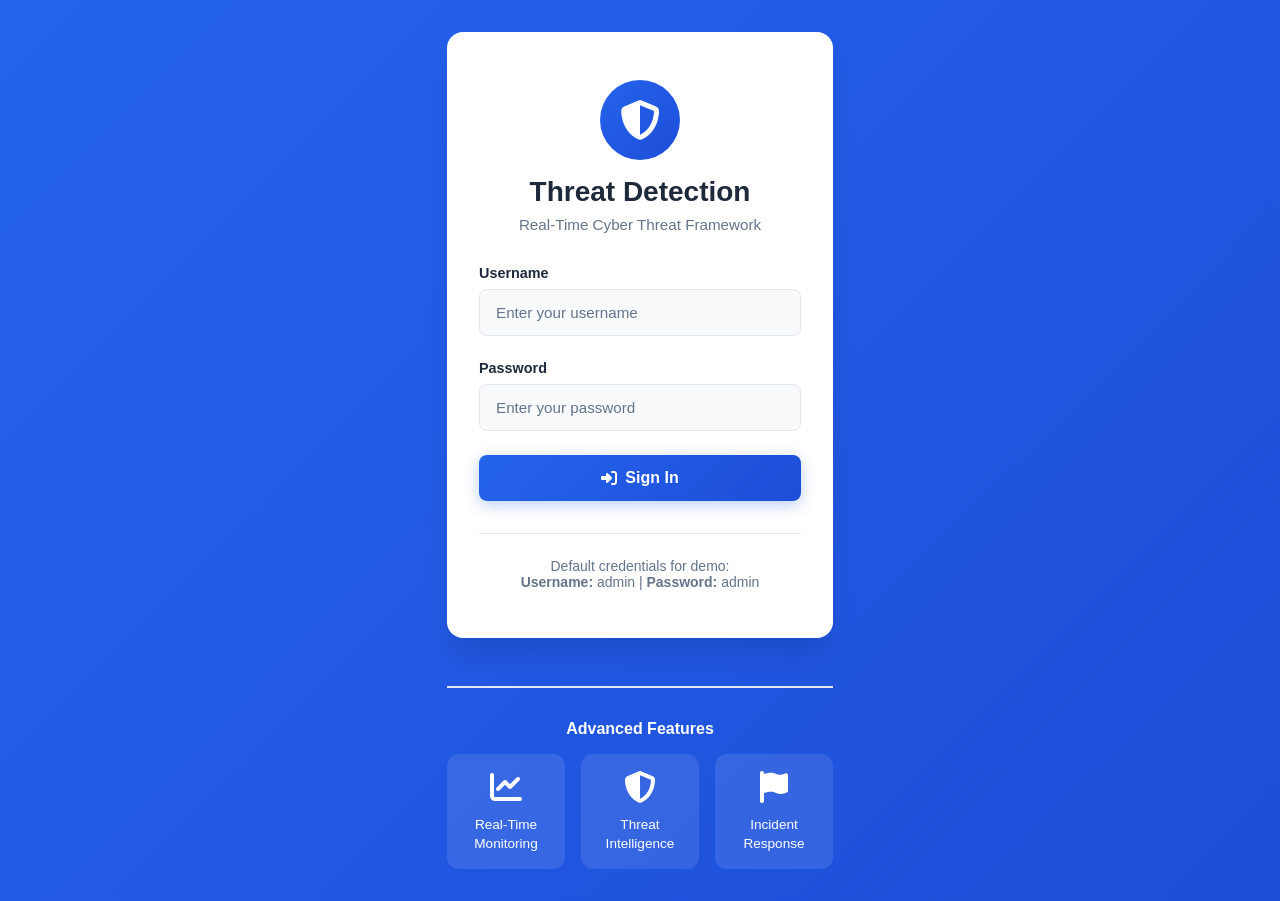
<file: backend/templates/login.html>
<!DOCTYPE html>
<html lang="en">
<head>
    <meta charset="UTF-8">
    <meta name="viewport" content="width=device-width, initial-scale=1.0">
    <title>Threat Detection Framework - Login</title>
    <link rel="stylesheet" href="https://cdnjs.cloudflare.com/ajax/libs/font-awesome/6.4.0/css/all.min.css">
    <style>
        :root {
            --primary: #2563eb;
            --primary-dark: #1e40af;
            --gradient-primary: linear-gradient(135deg, #2563eb, #1d4ed8);
            --text-primary: #1e293b;
            --text-secondary: #64748b;
            --bg-primary: #ffffff;
            --bg-secondary: #f8fafc;
            --border: #e2e8f0;
            --shadow-lg: 0 20px 25px -5px rgba(0, 0, 0, 0.1);
        }

        * {
            margin: 0;
            padding: 0;
            box-sizing: border-box;
        }

        body {
            font-family: -apple-system, BlinkMacSystemFont, 'Segoe UI', 'Roboto', 'Oxygen', 'Ubuntu', 'Cantarell', sans-serif;
            background: var(--gradient-primary);
            min-height: 100vh;
            display: flex;
            align-items: center;
            justify-content: center;
            color: var(--text-primary);
        }

        .login-container {
            width: 100%;
            max-width: 450px;
            padding: 2rem;
        }

        .login-card {
            background: var(--bg-primary);
            border-radius: 1rem;
            padding: 3rem 2rem;
            box-shadow: var(--shadow-lg);
            animation: slideUp 0.5s ease;
        }

        @keyframes slideUp {
            from {
                transform: translateY(30px);
                opacity: 0;
            }
            to {
                transform: translateY(0);
                opacity: 1;
            }
        }

        .login-header {
            text-align: center;
            margin-bottom: 2rem;
        }

        .login-logo {
            display: inline-flex;
            align-items: center;
            justify-content: center;
            width: 80px;
            height: 80px;
            background: var(--gradient-primary);
            border-radius: 50%;
            margin-bottom: 1rem;
        }

        .login-logo i {
            font-size: 2.5rem;
            color: white;
        }

        .login-title {
            font-size: 1.75rem;
            font-weight: 700;
            margin-bottom: 0.5rem;
            color: var(--text-primary);
        }

        .login-subtitle {
            color: var(--text-secondary);
            font-size: 0.95rem;
        }

        .form-group {
            margin-bottom: 1.5rem;
        }

        .form-label {
            display: block;
            font-weight: 600;
            margin-bottom: 0.5rem;
            color: var(--text-primary);
            font-size: 0.9rem;
        }

        .form-control {
            width: 100%;
            padding: 0.875rem 1rem;
            border: 1px solid var(--border);
            border-radius: 0.5rem;
            font-size: 0.95rem;
            transition: all 0.3s ease;
            background: var(--bg-secondary);
            color: var(--text-primary);
        }

        .form-control:focus {
            outline: none;
            border-color: var(--primary);
            background: var(--bg-primary);
            box-shadow: 0 0 0 3px rgba(37, 99, 235, 0.1);
        }

        .form-control::placeholder {
            color: var(--text-secondary);
        }

        .btn-login {
            width: 100%;
            padding: 0.875rem;
            background: var(--gradient-primary);
            color: white;
            border: none;
            border-radius: 0.5rem;
            font-size: 1rem;
            font-weight: 600;
            cursor: pointer;
            transition: all 0.3s ease;
            box-shadow: 0 4px 15px rgba(37, 99, 235, 0.3);
            display: flex;
            align-items: center;
            justify-content: center;
            gap: 0.5rem;
        }

        .btn-login:hover {
            transform: translateY(-2px);
            box-shadow: 0 6px 20px rgba(37, 99, 235, 0.4);
        }

        .btn-login:active {
            transform: translateY(0);
        }

        .btn-login.loading {
            pointer-events: none;
            opacity: 0.8;
        }

        .spinner {
            display: inline-block;
            width: 16px;
            height: 16px;
            border: 2px solid rgba(255, 255, 255, 0.3);
            border-top-color: white;
            border-radius: 50%;
            animation: spin 0.8s linear infinite;
        }

        @keyframes spin {
            to {
                transform: rotate(360deg);
            }
        }

        .login-footer {
            text-align: center;
            margin-top: 2rem;
            padding-top: 1.5rem;
            border-top: 1px solid var(--border);
            font-size: 0.875rem;
            color: var(--text-secondary);
        }

        .features {
            margin-top: 3rem;
            padding-top: 2rem;
            border-top: 2px solid var(--border);
        }

        .features-title {
            text-align: center;
            font-weight: 600;
            margin-bottom: 1rem;
            color: white;
        }

        .features-grid {
            display: grid;
            grid-template-columns: repeat(3, 1fr);
            gap: 1rem;
            margin-top: 1rem;
        }

        .feature-item {
            text-align: center;
            padding: 1rem;
            background: rgba(255, 255, 255, 0.1);
            border-radius: 0.75rem;
            color: white;
        }

        .feature-icon {
            font-size: 2rem;
            margin-bottom: 0.5rem;
        }

        .feature-text {
            font-size: 0.85rem;
            line-height: 1.4;
        }

        .alert {
            padding: 1rem;
            border-radius: 0.5rem;
            margin-bottom: 1rem;
            display: none;
            animation: slideDown 0.3s ease;
        }

        @keyframes slideDown {
            from {
                transform: translateY(-20px);
                opacity: 0;
            }
            to {
                transform: translateY(0);
                opacity: 1;
            }
        }

        .alert.show {
            display: flex;
            align-items: center;
            gap: 0.75rem;
        }

        .alert-error {
            background: #fee2e2;
            color: #7f1d1d;
            border-left: 4px solid #dc2626;
        }

        .alert-success {
            background: #dcfce7;
            color: #166534;
            border-left: 4px solid #10b981;
        }

        @media (max-width: 480px) {
            .login-container {
                padding: 1rem;
            }

            .login-card {
                padding: 2rem 1.5rem;
            }

            .features-grid {
                grid-template-columns: 1fr;
            }
        }
    </style>
</head>
<body>
    <div class="login-container">
        <div class="login-card">
            <div class="login-header">
                <div class="login-logo">
                    <i class="fas fa-shield-alt"></i>
                </div>
                <h1 class="login-title">Threat Detection</h1>
                <p class="login-subtitle">Real-Time Cyber Threat Framework</p>
            </div>

            <div id="alertMessage" class="alert"></div>

            <form onsubmit="handleLogin(event)">
                <div class="form-group">
                    <label class="form-label">Username</label>
                    <input 
                        type="text" 
                        id="username" 
                        class="form-control" 
                        placeholder="Enter your username"
                        required
                        autocomplete="username"
                    >
                </div>

                <div class="form-group">
                    <label class="form-label">Password</label>
                    <input 
                        type="password" 
                        id="password" 
                        class="form-control" 
                        placeholder="Enter your password"
                        required
                        autocomplete="current-password"
                    >
                </div>

                <button type="submit" class="btn-login" id="loginBtn">
                    <i class="fas fa-sign-in-alt"></i> Sign In
                </button>
            </form>

            <div class="login-footer">
                <p>Default credentials for demo:</p>
                <p><strong>Username:</strong> admin | <strong>Password:</strong> admin</p>
            </div>
        </div>

        <div class="features">
            <div class="features-title">Advanced Features</div>
            <div class="features-grid">
                <div class="feature-item">
                    <div class="feature-icon"><i class="fas fa-chart-line"></i></div>
                    <div class="feature-text">Real-Time Monitoring</div>
                </div>
                <div class="feature-item">
                    <div class="feature-icon"><i class="fas fa-shield-alt"></i></div>
                    <div class="feature-text">Threat Intelligence</div>
                </div>
                <div class="feature-item">
                    <div class="feature-icon"><i class="fas fa-flag"></i></div>
                    <div class="feature-text">Incident Response</div>
                </div>
            </div>
        </div>
    </div>

    <script>
        function showAlert(message, type = 'error') {
            const alertDiv = document.getElementById('alertMessage');
            const icon = type === 'error' ? 'fa-times-circle' : 'fa-check-circle';
            alertDiv.innerHTML = `<i class="fas ${icon}"></i><span>${message}</span>`;
            alertDiv.className = `alert show alert-${type}`;
            
            if (type === 'success') {
                setTimeout(() => {
                    alertDiv.classList.remove('show');
                }, 2000);
            }
        }

        function handleLogin(event) {
            event.preventDefault();
            
            const username = document.getElementById('username').value;
            const password = document.getElementById('password').value;
            const loginBtn = document.getElementById('loginBtn');
            
            loginBtn.innerHTML = '<div class="spinner"></div> Signing in...';
            loginBtn.classList.add('loading');
            
            fetch('/api/auth/login', {
                method: 'POST',
                headers: {
                    'Content-Type': 'application/json'
                },
                body: JSON.stringify({ username, password })
            })
            .then(response => response.json())
            .then(data => {
                if (data.success) {
                    showAlert('Login successful! Redirecting...', 'success');
                    localStorage.setItem('token', data.token);
                    localStorage.setItem('user', JSON.stringify(data.user));
                    setTimeout(() => {
                        window.location.href = '/dashboard';
                    }, 1000);
                } else {
                    showAlert(data.message || 'Login failed', 'error');
                    loginBtn.innerHTML = '<i class="fas fa-sign-in-alt"></i> Sign In';
                    loginBtn.classList.remove('loading');
                }
            })
            .catch(error => {
                console.error('Login error:', error);
                showAlert('An error occurred during login', 'error');
                loginBtn.innerHTML = '<i class="fas fa-sign-in-alt"></i> Sign In';
                loginBtn.classList.remove('loading');
            });
        }

        // Auto-login with demo credentials for demo purposes
        window.addEventListener('load', () => {
            // Optional: automatically populate demo credentials
            // document.getElementById('username').value = 'admin';
            // document.getElementById('password').value = 'admin';
        });
    </script>
</body>
</html>
</file>
